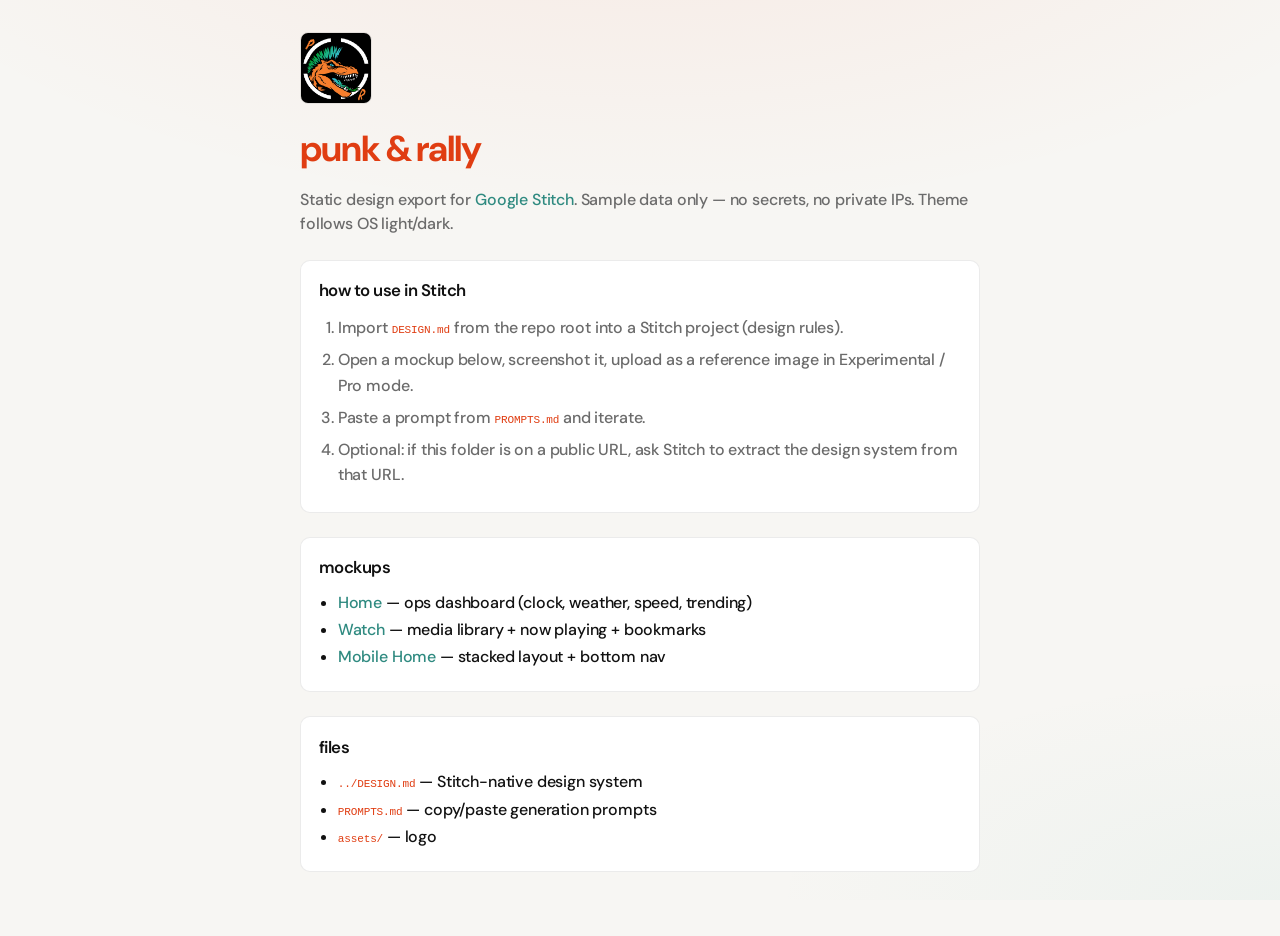
<file: stitch/index.html>
<!DOCTYPE html>
<html lang="en">
<head>
  <meta charset="utf-8" />
  <meta name="viewport" content="width=device-width, initial-scale=1" />
  <title>punk &amp; rally — Stitch design export</title>
  <link rel="stylesheet" href="mockups/theme.css" />
  <style>
    .hub { max-width: 720px; margin: 0 auto; padding: 2rem 1.25rem 4rem; }
    .hub h1 {
      font-family: "DM Sans", "Segoe UI", sans-serif;
      font-size: 2.25rem;
      font-weight: 700;
      color: var(--pr-orange);
      letter-spacing: -0.03em;
      margin: 0 0 0.5rem;
    }
    .hub p { color: var(--pr-muted); line-height: 1.5; }
    .hub a { color: var(--pr-teal); }
    .hub .panel { margin-top: 1.5rem; }
    .hub ul { margin: 0.75rem 0 0; padding-left: 1.2rem; color: var(--pr-text); }
    .hub li { margin: 0.4rem 0; }
    .hub code { font-size: 0.85em; color: var(--pr-orange); }
    .hub img {
      border: 1px solid var(--pr-border);
      border-radius: 8px;
      margin-bottom: 1rem;
    }
  </style>
</head>
<body>
  <main class="hub">
    <img src="assets/logo.jpg" alt="punk &amp; rally" width="72" height="72" />
    <h1>punk &amp; rally</h1>
    <p>Static design export for <a href="https://stitch.withgoogle.com/">Google Stitch</a>. Sample data only — no secrets, no private IPs. Theme follows OS light/dark.</p>

    <section class="widget panel">
      <div class="widget-header">how to use in Stitch</div>
      <ol style="margin:0; padding-left:1.2rem; color:var(--pr-muted); line-height:1.6;">
        <li>Import <code>DESIGN.md</code> from the repo root into a Stitch project (design rules).</li>
        <li>Open a mockup below, screenshot it, upload as a reference image in Experimental / Pro mode.</li>
        <li>Paste a prompt from <code>PROMPTS.md</code> and iterate.</li>
        <li>Optional: if this folder is on a public URL, ask Stitch to extract the design system from that URL.</li>
      </ol>
    </section>

    <section class="widget panel">
      <div class="widget-header">mockups</div>
      <ul>
        <li><a href="mockups/home.html">Home</a> — ops dashboard (clock, weather, speed, trending)</li>
        <li><a href="mockups/watch.html">Watch</a> — media library + now playing + bookmarks</li>
        <li><a href="mockups/mobile-home.html">Mobile Home</a> — stacked layout + bottom nav</li>
      </ul>
    </section>

    <section class="widget panel">
      <div class="widget-header">files</div>
      <ul>
        <li><code>../DESIGN.md</code> — Stitch-native design system</li>
        <li><code>PROMPTS.md</code> — copy/paste generation prompts</li>
        <li><code>assets/</code> — logo</li>
      </ul>
    </section>
  </main>
</body>
</html>
</file>
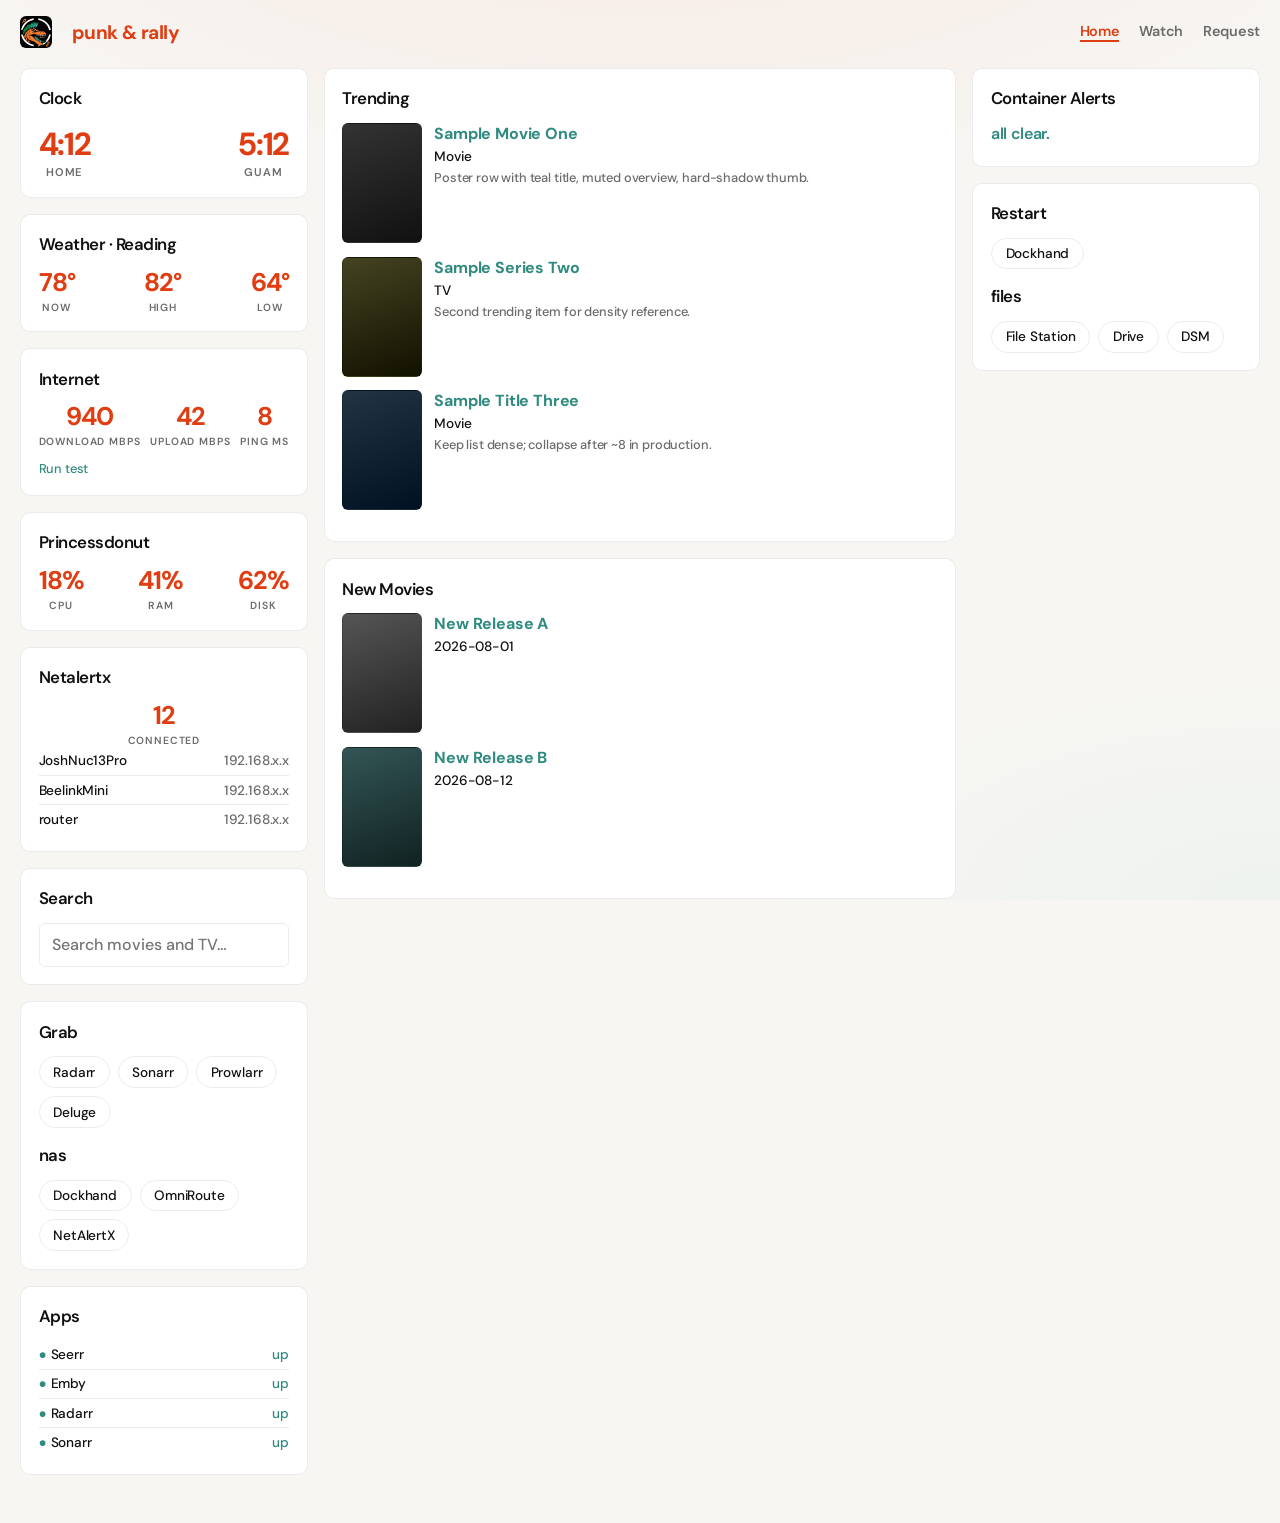
<file: stitch/mockups/home.html>
<!DOCTYPE html>
<html lang="en">
<head>
  <meta charset="utf-8" />
  <meta name="viewport" content="width=device-width, initial-scale=1" />
  <title>punk &amp; rally — Home</title>
  <link rel="stylesheet" href="theme.css" />
</head>
<body>
  <div class="shell">
    <header class="topnav">
      <img src="../assets/logo.jpg" alt="" />
      <div class="brand">punk &amp; rally</div>
      <nav class="nav-links">
        <a class="active" href="home.html">Home</a>
        <a href="watch.html">Watch</a>
        <a href="#">Request</a>
      </nav>
    </header>

    <div class="page-columns home">
      <div class="stack">
        <section class="widget">
          <div class="widget-header">Clock</div>
          <div class="stats">
            <div class="clock-block">
              <div class="clock-time">4:12</div>
              <div class="clock-label">HOME</div>
            </div>
            <div class="clock-block">
              <div class="clock-time">5:12</div>
              <div class="clock-label">GUAM</div>
            </div>
          </div>
        </section>

        <section class="widget">
          <div class="widget-header">Weather · Reading</div>
          <div class="stats">
            <div><div class="stat-num">78°</div><div class="stat-label">NOW</div></div>
            <div><div class="stat-num">82°</div><div class="stat-label">HIGH</div></div>
            <div><div class="stat-num">64°</div><div class="stat-label">LOW</div></div>
          </div>
        </section>

        <section class="widget">
          <div class="widget-header">Internet</div>
          <div class="stats">
            <div><div class="stat-num">940</div><div class="stat-label">DOWNLOAD Mbps</div></div>
            <div><div class="stat-num">42</div><div class="stat-label">UPLOAD Mbps</div></div>
            <div><div class="stat-num">8</div><div class="stat-label">PING ms</div></div>
          </div>
          <p class="muted" style="margin:0.75rem 0 0;font-size:0.8rem;"><a class="teal" href="#">Run test</a></p>
        </section>

        <section class="widget">
          <div class="widget-header">Princessdonut</div>
          <div class="stats">
            <div><div class="stat-num">18%</div><div class="stat-label">CPU</div></div>
            <div><div class="stat-num">41%</div><div class="stat-label">RAM</div></div>
            <div><div class="stat-num">62%</div><div class="stat-label">DISK</div></div>
          </div>
        </section>

        <section class="widget">
          <div class="widget-header">Netalertx</div>
          <div class="stats" style="justify-content:center;">
            <div><div class="stat-num">12</div><div class="stat-label">CONNECTED</div></div>
          </div>
          <div class="device-row"><span>JoshNuc13Pro</span><span class="muted">192.168.x.x</span></div>
          <div class="device-row"><span>BeelinkMini</span><span class="muted">192.168.x.x</span></div>
          <div class="device-row"><span>router</span><span class="muted">192.168.x.x</span></div>
        </section>

        <section class="widget">
          <div class="widget-header">Search</div>
          <input class="search" type="search" placeholder="Search movies and TV…" readonly />
        </section>

        <section class="widget">
          <div class="widget-header">Grab</div>
          <div class="pills">
            <span class="pill">Radarr</span>
            <span class="pill">Sonarr</span>
            <span class="pill">Prowlarr</span>
            <span class="pill">Deluge</span>
          </div>
          <div class="widget-header" style="margin-top:1rem;">nas</div>
          <div class="pills">
            <span class="pill">Dockhand</span>
            <span class="pill">OmniRoute</span>
            <span class="pill">NetAlertX</span>
          </div>
        </section>

        <section class="widget">
          <div class="widget-header">Apps</div>
          <div class="monitor-row"><span class="ok">Seerr</span><span class="teal">up</span></div>
          <div class="monitor-row"><span class="ok">Emby</span><span class="teal">up</span></div>
          <div class="monitor-row"><span class="ok">Radarr</span><span class="teal">up</span></div>
          <div class="monitor-row"><span class="ok">Sonarr</span><span class="teal">up</span></div>
        </section>
      </div>

      <div class="stack">
        <section class="widget">
          <div class="widget-header">Trending</div>
          <div class="media-row">
            <div class="thumb" style="background:linear-gradient(160deg,#333,#111);"></div>
            <div>
              <p class="media-title">Sample Movie One</p>
              <p class="media-sub">Movie</p>
              <p class="media-desc">Poster row with teal title, muted overview, hard-shadow thumb.</p>
            </div>
          </div>
          <div class="media-row">
            <div class="thumb" style="background:linear-gradient(160deg,#442,#110);"></div>
            <div>
              <p class="media-title">Sample Series Two</p>
              <p class="media-sub">TV</p>
              <p class="media-desc">Second trending item for density reference.</p>
            </div>
          </div>
          <div class="media-row">
            <div class="thumb" style="background:linear-gradient(160deg,#234,#012);"></div>
            <div>
              <p class="media-title">Sample Title Three</p>
              <p class="media-sub">Movie</p>
              <p class="media-desc">Keep list dense; collapse after ~8 in production.</p>
            </div>
          </div>
        </section>

        <section class="widget">
          <div class="widget-header">New Movies</div>
          <div class="media-row">
            <div class="thumb" style="background:linear-gradient(160deg,#555,#222);"></div>
            <div>
              <p class="media-title">New Release A</p>
              <p class="media-sub">2026-08-01</p>
            </div>
          </div>
          <div class="media-row">
            <div class="thumb" style="background:linear-gradient(160deg,#355,#122);"></div>
            <div>
              <p class="media-title">New Release B</p>
              <p class="media-sub">2026-08-12</p>
            </div>
          </div>
        </section>
      </div>

      <div class="stack hide-mobile">
        <section class="widget">
          <div class="widget-header">Container Alerts</div>
          <p class="all-clear">all clear.</p>
        </section>
        <section class="widget">
          <div class="widget-header">Restart</div>
          <div class="pills"><span class="pill">Dockhand</span></div>
          <div class="widget-header" style="margin-top:1rem;">files</div>
          <div class="pills">
            <span class="pill">File Station</span>
            <span class="pill">Drive</span>
            <span class="pill">DSM</span>
          </div>
        </section>
      </div>
    </div>
  </div>

  <nav class="mobile-nav" aria-label="Pages">
    <a class="active" href="home.html">Home</a>
    <a href="watch.html">Watch</a>
    <a href="#">Request</a>
  </nav>
</body>
</html>
</file>
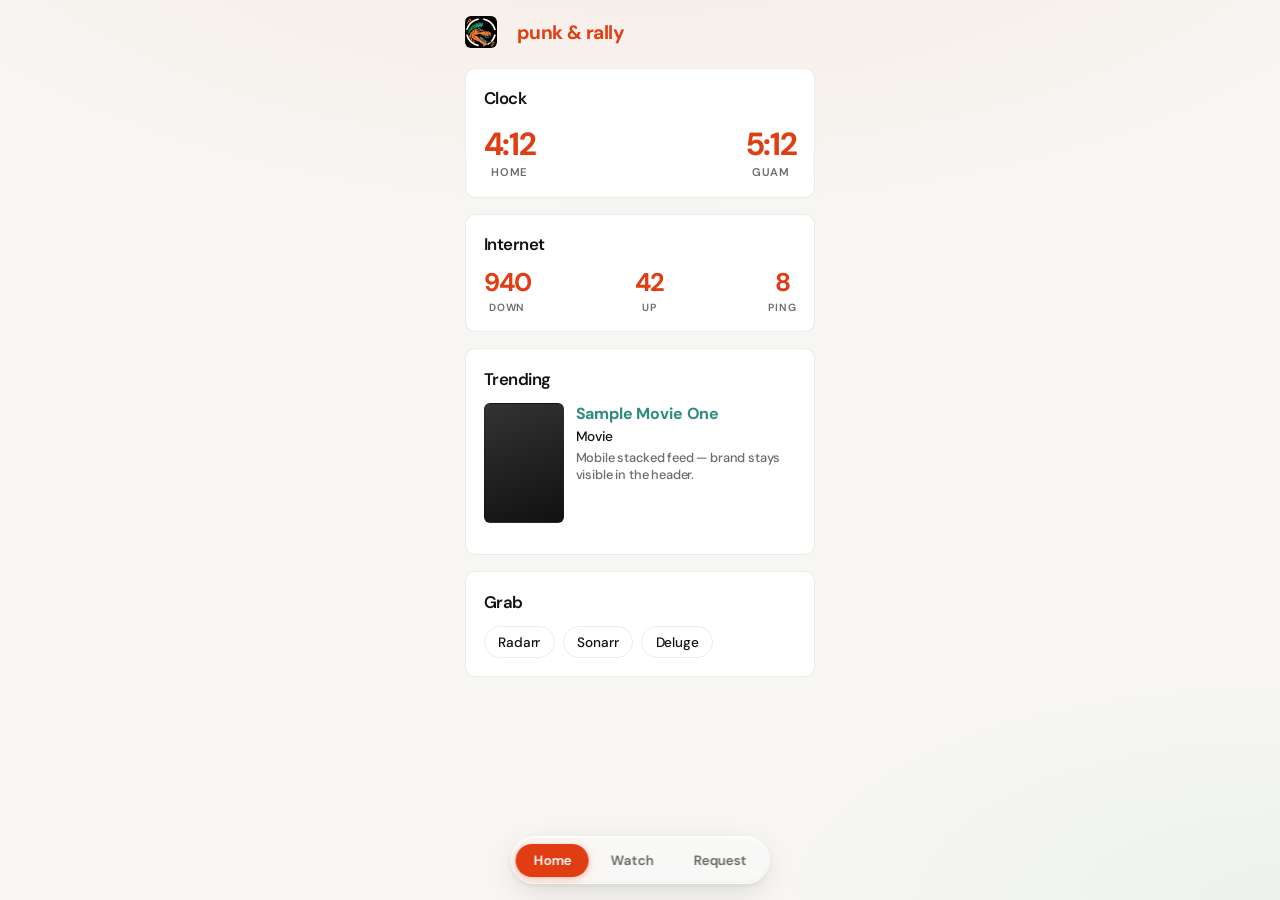
<file: stitch/mockups/mobile-home.html>
<!DOCTYPE html>
<html lang="en">
<head>
  <meta charset="utf-8" />
  <meta name="viewport" content="width=device-width, initial-scale=390" />
  <title>punk &amp; rally — Mobile Home</title>
  <link rel="stylesheet" href="theme.css" />
  <style>
    /* Force mobile composition for Stitch screenshots at phone width */
    .page-columns.home { grid-template-columns: 1fr !important; }
    .hide-mobile { display: none !important; }
    .mobile-nav { display: flex !important; }
    .nav-links { display: none !important; }
    .shell { max-width: 390px; padding-bottom: 5rem; }
    body { max-width: 390px; margin: 0 auto; }
  </style>
</head>
<body>
  <div class="shell">
    <header class="topnav">
      <img src="../assets/logo.jpg" alt="" />
      <div class="brand">punk &amp; rally</div>
    </header>

    <div class="page-columns home">
      <div class="stack">
        <section class="widget">
          <div class="widget-header">Clock</div>
          <div class="stats">
            <div class="clock-block"><div class="clock-time">4:12</div><div class="clock-label">HOME</div></div>
            <div class="clock-block"><div class="clock-time">5:12</div><div class="clock-label">GUAM</div></div>
          </div>
        </section>
        <section class="widget">
          <div class="widget-header">Internet</div>
          <div class="stats">
            <div><div class="stat-num">940</div><div class="stat-label">DOWN</div></div>
            <div><div class="stat-num">42</div><div class="stat-label">UP</div></div>
            <div><div class="stat-num">8</div><div class="stat-label">PING</div></div>
          </div>
        </section>
        <section class="widget">
          <div class="widget-header">Trending</div>
          <div class="media-row">
            <div class="thumb" style="background:linear-gradient(160deg,#333,#111);"></div>
            <div>
              <p class="media-title">Sample Movie One</p>
              <p class="media-sub">Movie</p>
              <p class="media-desc">Mobile stacked feed — brand stays visible in the header.</p>
            </div>
          </div>
        </section>
        <section class="widget">
          <div class="widget-header">Grab</div>
          <div class="pills">
            <span class="pill">Radarr</span>
            <span class="pill">Sonarr</span>
            <span class="pill">Deluge</span>
          </div>
        </section>
      </div>
    </div>
  </div>

  <nav class="mobile-nav" aria-label="Pages">
    <a class="active" href="mobile-home.html">Home</a>
    <a href="watch.html">Watch</a>
    <a href="#">Request</a>
  </nav>
</body>
</html>
</file>
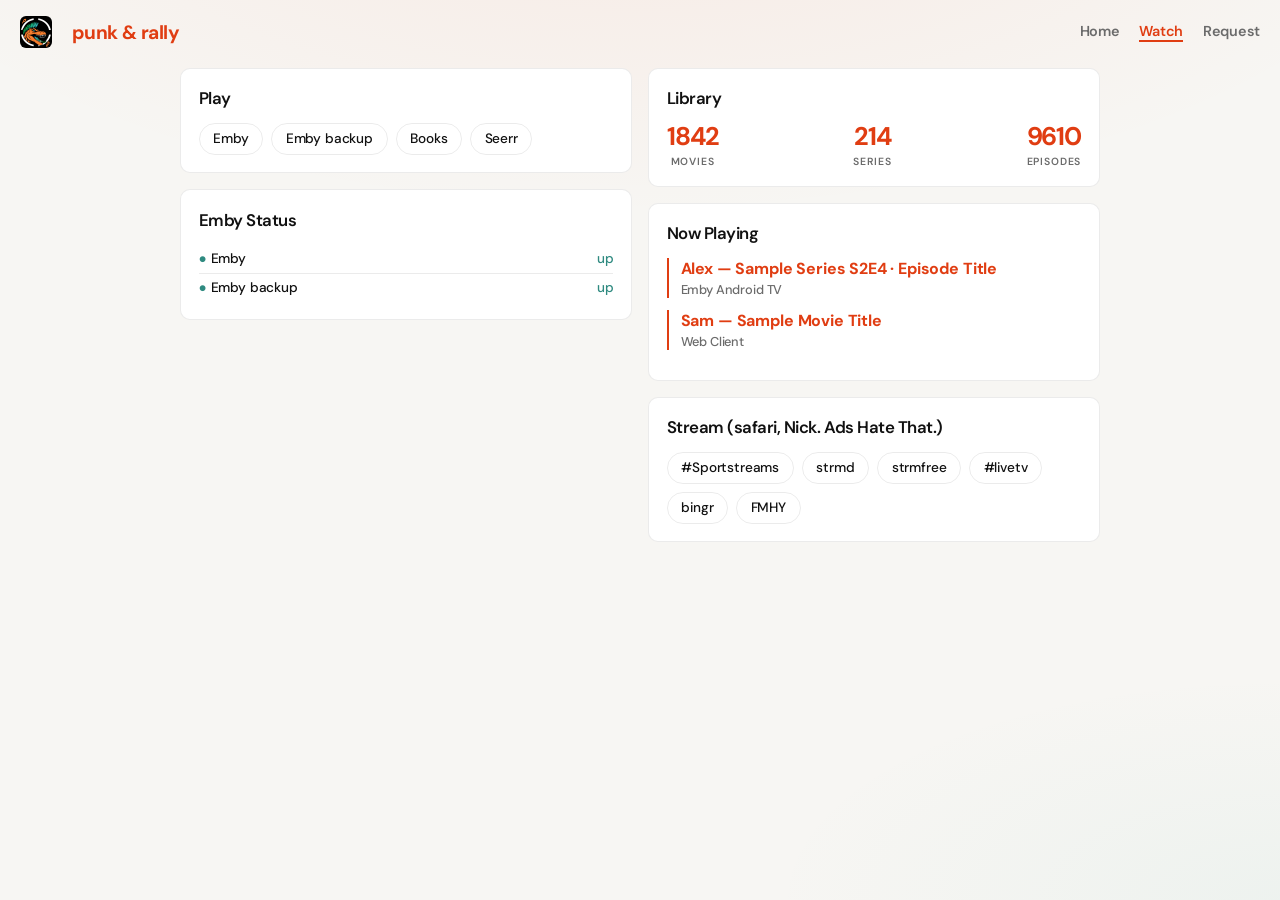
<file: stitch/mockups/watch.html>
<!DOCTYPE html>
<html lang="en">
<head>
  <meta charset="utf-8" />
  <meta name="viewport" content="width=device-width, initial-scale=1" />
  <title>punk &amp; rally — Watch</title>
  <link rel="stylesheet" href="theme.css" />
</head>
<body>
  <div class="shell">
    <header class="topnav">
      <img src="../assets/logo.jpg" alt="" />
      <div class="brand">punk &amp; rally</div>
      <nav class="nav-links">
        <a href="home.html">Home</a>
        <a class="active" href="watch.html">Watch</a>
        <a href="#">Request</a>
      </nav>
    </header>

    <div class="page-columns watch">
      <div class="stack">
        <section class="widget">
          <div class="widget-header">Play</div>
          <div class="pills">
            <span class="pill">Emby</span>
            <span class="pill">Emby backup</span>
            <span class="pill">Books</span>
            <span class="pill">Seerr</span>
          </div>
        </section>

        <section class="widget">
          <div class="widget-header">Emby Status</div>
          <div class="monitor-row"><span class="ok">Emby</span><span class="teal">up</span></div>
          <div class="monitor-row"><span class="ok">Emby backup</span><span class="teal">up</span></div>
        </section>
      </div>

      <div class="stack">
        <section class="widget">
          <div class="widget-header">Library</div>
          <div class="stats">
            <div><div class="stat-num">1842</div><div class="stat-label">MOVIES</div></div>
            <div><div class="stat-num">214</div><div class="stat-label">SERIES</div></div>
            <div><div class="stat-num">9610</div><div class="stat-label">EPISODES</div></div>
          </div>
        </section>

        <section class="widget">
          <div class="widget-header">Now Playing</div>
          <ul class="now-playing">
            <li>
              <p class="user">Alex — Sample Series S2E4 · Episode Title</p>
              <p class="meta">Emby Android TV</p>
            </li>
            <li>
              <p class="user">Sam — Sample Movie Title</p>
              <p class="meta">Web Client</p>
            </li>
          </ul>
        </section>

        <section class="widget">
          <div class="widget-header">Stream (safari, Nick. Ads Hate That.)</div>
          <div class="pills">
            <span class="pill">#Sportstreams</span>
            <span class="pill">strmd</span>
            <span class="pill">strmfree</span>
            <span class="pill">#livetv</span>
            <span class="pill">bingr</span>
            <span class="pill">FMHY</span>
          </div>
        </section>
      </div>
    </div>
  </div>

  <nav class="mobile-nav" aria-label="Pages">
    <a href="home.html">Home</a>
    <a class="active" href="watch.html">Watch</a>
    <a href="#">Request</a>
  </nav>
</body>
</html>
</file>
<file: stitch/mockups/theme.css>
@import url("https://fonts.googleapis.com/css2?family=DM+Sans:ital,opsz,wght@0,9..40,500;0,9..40,600;0,9..40,700;1,9..40,500&display=swap");

:root {
  --pr-orange: #fb4617;
  --pr-teal: #3ba89c;
  --pr-surface: #1a1a1a;
  --pr-bg: #121212;
  --pr-border: rgba(255, 255, 255, 0.08);
  --pr-muted: #8c8c8c;
  --pr-neg: #e03a3a;
  --pr-text: #f5f5f5;
  --pr-radius: 10px;
  color-scheme: dark;
}

@media (prefers-color-scheme: light) {
  :root {
    --pr-orange: #e03d12;
    --pr-teal: #2f8a80;
    --pr-surface: #ffffff;
    --pr-bg: #f7f6f3;
    --pr-border: rgba(0, 0, 0, 0.08);
    --pr-muted: #6b6b6b;
    --pr-neg: #c62828;
    --pr-text: #111111;
    color-scheme: light;
  }
}

* { box-sizing: border-box; }

body {
  margin: 0;
  color: var(--pr-text);
  font-family: "DM Sans", "Segoe UI", sans-serif;
  font-weight: 500;
  letter-spacing: -0.01em;
  background-color: var(--pr-bg);
  background-image:
    radial-gradient(ellipse 120% 80% at 50% -20%, rgba(251, 70, 23, 0.08), transparent 55%),
    radial-gradient(ellipse 80% 50% at 100% 100%, rgba(59, 168, 156, 0.05), transparent 50%);
  background-attachment: fixed;
  min-height: 100vh;
}

a { color: inherit; text-decoration: none; }

.shell {
  max-width: 1280px;
  margin: 0 auto;
  padding: 1rem 1.25rem 3rem;
}

.topnav {
  display: flex;
  align-items: center;
  gap: 1.25rem;
  margin-bottom: 1.25rem;
}

.topnav img {
  height: 2rem;
  width: auto;
  border-radius: 6px;
}

.brand {
  font-family: "DM Sans", "Segoe UI", sans-serif;
  letter-spacing: -0.03em;
  font-weight: 700;
  color: var(--pr-orange);
  font-size: 1.2rem;
}

.nav-links {
  display: flex;
  gap: 1.25rem;
  margin-left: auto;
  font-weight: 600;
  font-size: 0.9rem;
  letter-spacing: -0.02em;
}

.nav-links a { color: var(--pr-muted); }
.nav-links a.active {
  color: var(--pr-orange);
  border-bottom: 2px solid var(--pr-orange);
}

.page-columns {
  display: grid;
  gap: 1rem;
  align-items: start;
}

.page-columns.home {
  grid-template-columns: minmax(220px, 1fr) minmax(0, 2.2fr) minmax(220px, 1fr);
}

.page-columns.watch {
  grid-template-columns: repeat(2, minmax(0, 1fr));
  max-width: 920px;
  margin: 0 auto;
}

@media (max-width: 699px) {
  .page-columns.watch {
    grid-template-columns: 1fr;
    max-width: 100%;
  }
}

.stack { display: flex; flex-direction: column; gap: 1rem; }

.widget {
  background: var(--pr-surface);
  border: 1px solid var(--pr-border);
  border-radius: var(--pr-radius);
  box-shadow: none;
  position: relative;
  padding: 1rem 1.1rem 1.1rem;
}

.widget::before { display: none; }

.widget-header {
  font-family: "DM Sans", "Segoe UI", sans-serif;
  letter-spacing: -0.03em;
  font-weight: 600;
  margin: 0.15rem 0 0.85rem;
  font-size: 1.05rem;
}

.stats {
  display: flex;
  justify-content: space-between;
  text-align: center;
  gap: 0.5rem;
}

.stat-num {
  font-weight: 700;
  letter-spacing: -0.04em;
  color: var(--pr-orange);
  font-size: 1.6rem;
  line-height: 1.1;
}

.stat-label {
  letter-spacing: 0.08em;
  text-transform: uppercase;
  font-size: 0.65rem;
  font-weight: 600;
  color: var(--pr-muted);
  margin-top: 0.25rem;
}

.pills {
  display: flex;
  flex-wrap: wrap;
  gap: 0.5rem;
}

.pill {
  display: inline-block;
  padding: 0.4rem 0.85rem;
  border: 1px solid var(--pr-border);
  border-radius: 999px;
  background: transparent;
  font-size: 0.85rem;
  transition: border-color 0.15s ease, color 0.15s ease, background-color 0.15s ease;
}

.pill:hover {
  border-color: var(--pr-orange);
  color: var(--pr-orange);
  background: rgba(251, 70, 23, 0.08);
}

.muted { color: var(--pr-muted); }
.teal { color: var(--pr-teal); }
.orange { color: var(--pr-orange); }
.neg { color: var(--pr-neg); }

.now-playing li {
  list-style: none;
  border-left: 2px solid var(--pr-orange);
  padding-left: 0.75rem;
  margin: 0 0 0.75rem;
}

.now-playing { margin: 0; padding: 0; }
.now-playing .user { color: var(--pr-orange); font-weight: 700; margin: 0 0 0.15rem; }
.now-playing .meta { color: var(--pr-muted); font-size: 0.8rem; margin: 0; }

.media-row {
  display: flex;
  gap: 0.75rem;
  align-items: flex-start;
  margin-bottom: 0.85rem;
}

.thumb {
  width: 5rem;
  min-width: 5rem;
  height: 7.5rem;
  object-fit: cover;
  border: 1px solid var(--pr-border);
  border-radius: 6px;
  background: color-mix(in srgb, var(--pr-muted) 20%, var(--pr-surface));
}

.media-title { color: var(--pr-teal); font-weight: 700; margin: 0 0 0.25rem; }
.media-sub { margin: 0 0 0.25rem; font-size: 0.85rem; }
.media-desc { margin: 0; color: var(--pr-muted); font-size: 0.8rem; }

.clock-block { text-align: center; }
.clock-time { font-size: 2rem; font-weight: 700; letter-spacing: -0.04em; color: var(--pr-orange); }
.clock-label { color: var(--pr-muted); letter-spacing: 0.08em; text-transform: uppercase; font-size: 0.7rem; font-weight: 600; }

.search {
  width: 100%;
  background: transparent;
  border: 1px solid var(--pr-border);
  border-radius: 6px;
  color: var(--pr-text);
  padding: 0.65rem 0.75rem;
  font: inherit;
}

.monitor-row, .device-row {
  display: flex;
  justify-content: space-between;
  gap: 0.5rem;
  padding: 0.35rem 0;
  border-bottom: 1px solid var(--pr-border);
  font-size: 0.85rem;
}

.monitor-row:last-child, .device-row:last-child { border-bottom: 0; }
.ok::before { content: "● "; color: var(--pr-teal); }
.bad::before { content: "● "; color: var(--pr-neg); }

.all-clear {
  color: var(--pr-teal);
  font-weight: 600;
  letter-spacing: -0.02em;
  font-size: 1rem;
  margin: 0.25rem 0;
}

.mobile-nav {
  display: none;
  position: fixed;
  left: 50%;
  transform: translateX(-50%);
  bottom: calc(16px + env(safe-area-inset-bottom, 0px));
  height: auto;
  min-height: 48px;
  padding: 4px;
  background: hsl(0 0% 12% / 0.65);
  backdrop-filter: blur(24px) saturate(180%);
  -webkit-backdrop-filter: blur(24px) saturate(180%);
  border: 1px solid hsl(0 0% 100% / 0.18);
  border-radius: 999px;
  box-shadow:
    0 10px 32px -4px rgba(0, 0, 0, 0.45),
    0 2px 8px -1px rgba(0, 0, 0, 0.25),
    inset 0 1px 1px 0 rgba(255, 255, 255, 0.25),
    inset 0 -1px 1px 0 rgba(0, 0, 0, 0.3);
  align-items: center;
  justify-content: center;
  gap: 4px;
  z-index: 9999;
}

@media (prefers-color-scheme: light) {
  .mobile-nav {
    background: hsl(40 10% 98% / 0.7);
    border: 1px solid hsl(0 0% 100% / 0.6);
    box-shadow:
      0 10px 32px -4px rgba(0, 0, 0, 0.12),
      0 2px 8px -1px rgba(0, 0, 0, 0.08),
      inset 0 1px 1px 0 rgba(255, 255, 255, 0.8),
      inset 0 -1px 1px 0 rgba(0, 0, 0, 0.05);
  }
}

.mobile-nav a {
  display: inline-flex;
  align-items: center;
  justify-content: center;
  font-weight: 600;
  font-size: 13.5px;
  letter-spacing: -0.01em;
  color: hsl(0 0% 100% / 0.65);
  padding: 8px 18px;
  border-radius: 999px;
  text-decoration: none;
  transition: all 0.2s cubic-bezier(0.16, 1, 0.3, 1);
}

@media (prefers-color-scheme: light) {
  .mobile-nav a {
    color: hsl(0 0% 10% / 0.65);
  }
}

.mobile-nav a:hover {
  color: hsl(0 0% 100% / 0.9);
  background: hsl(0 0% 100% / 0.08);
}

@media (prefers-color-scheme: light) {
  .mobile-nav a:hover {
    color: hsl(0 0% 10% / 0.95);
    background: hsl(0 0% 0% / 0.05);
  }
}

.mobile-nav a.active {
  color: #ffffff !important;
  background: var(--pr-orange) !important;
  box-shadow: 0 2px 10px -1px hsl(14 97% 54% / 0.45);
  border-bottom: none;
}

@media (max-width: 1190px) {
  .page-columns.home { grid-template-columns: 1fr; }
  .hide-mobile { display: none !important; }
  .mobile-nav { display: flex; }
  .shell { padding-bottom: 5.5rem; }
  .nav-links { display: none; }
}
</file>
